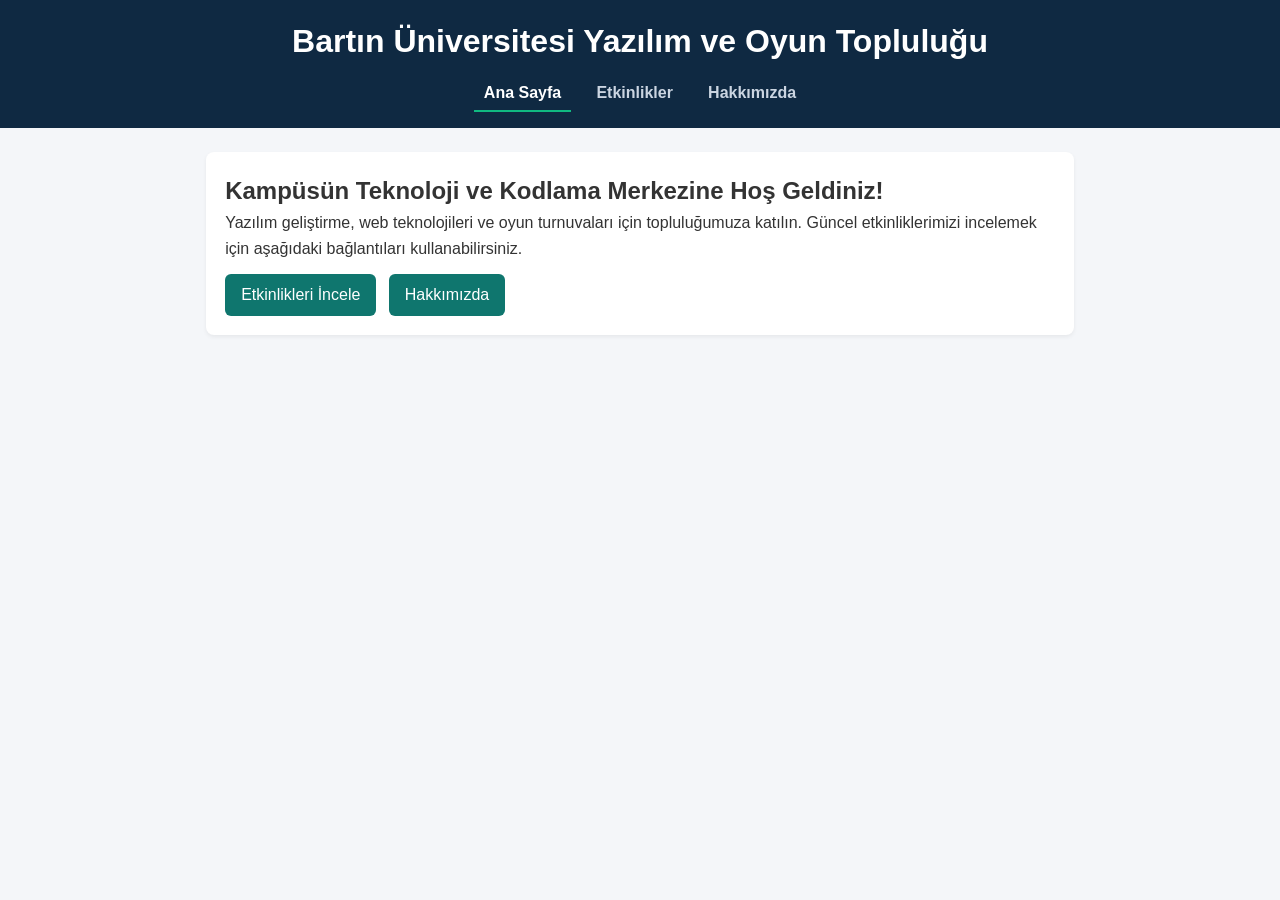
<file: index.html>
<!DOCTYPE html>
<html lang="tr">
<head>
  <meta charset="UTF-8">
  <meta name="viewport" content="width=device-width, initial-scale=1.0">
  <title>Kampüs Kulübü - Ana Sayfa</title>
  <link rel="stylesheet" href="style.css">
</head>
<body>
  <header>
    <h1>Bartın Üniversitesi Yazılım ve Oyun Topluluğu</h1>
    <nav>
      <a href="index.html" class="active">Ana Sayfa</a>
      <a href="etkinlikler.html">Etkinlikler</a>
      <a href="hakkimizda.html">Hakkımızda</a>
    </nav>
  </header>
  <main>
    <section class="hero">
      <h2>Kampüsün Teknoloji ve Kodlama Merkezine Hoş Geldiniz!</h2>
      <p>Yazılım geliştirme, web teknolojileri ve oyun turnuvaları için topluluğumuza katılın. Güncel etkinliklerimizi incelemek için aşağıdaki bağlantıları kullanabilirsiniz.</p>
      <a href="etkinlikler.html" class="btn">Etkinlikleri İncele</a>
      <a href="hakkimizda.html" class="btn">Hakkımızda</a>
    </section>
  </main>
</body>
</html>
</file>
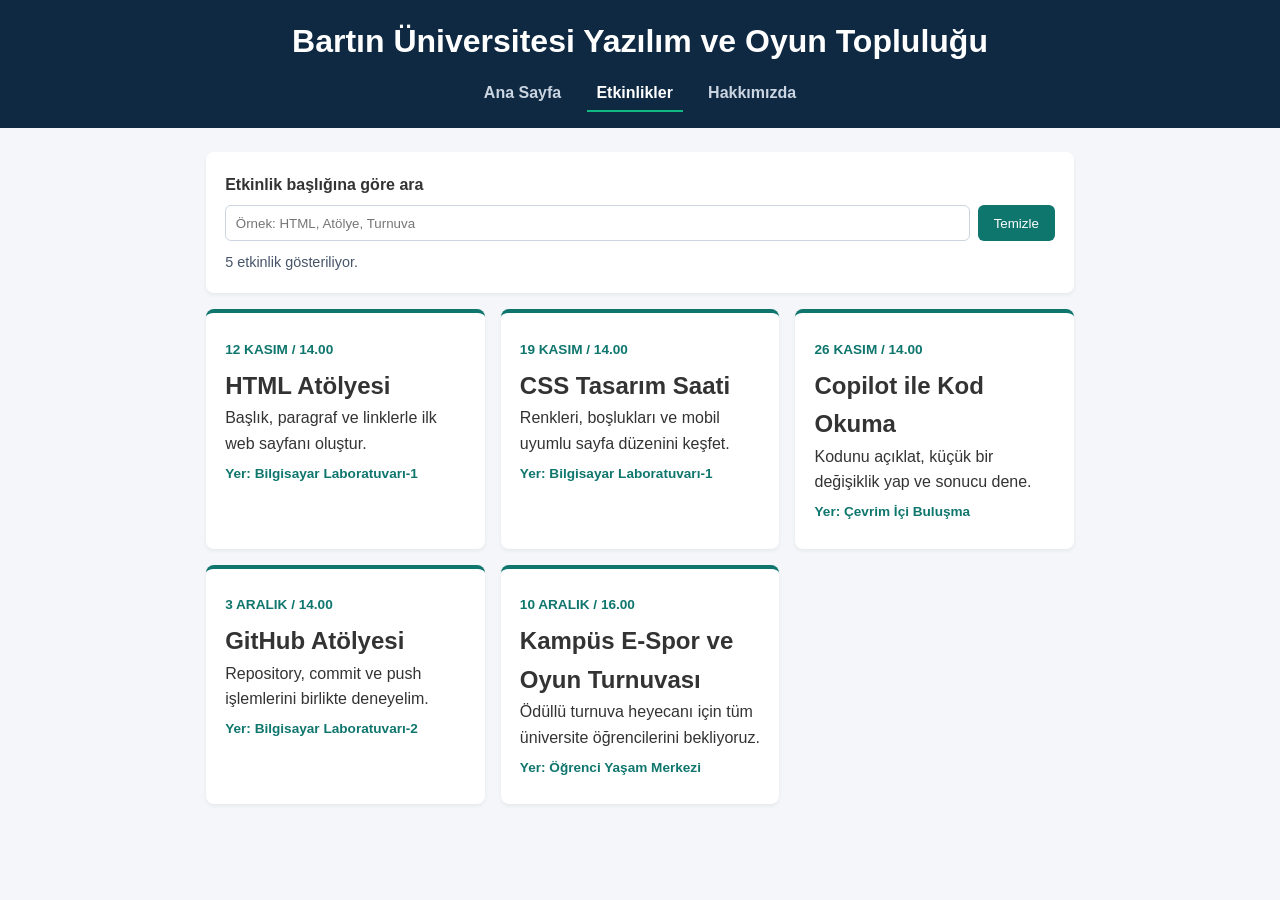
<file: etkinlikler.html>
<!DOCTYPE html>
<html lang="tr">
<head>
  <meta charset="UTF-8">
  <meta name="viewport" content="width=device-width, initial-scale=1.0">
  <title>Etkinlikler - Kampüs Kulübü</title>
  <link rel="stylesheet" href="style.css">
  <script src="script.js" defer></script>
</head>
<body>
  <header>
    <h1>Bartın Üniversitesi Yazılım ve Oyun Topluluğu</h1>
    <nav>
      <a href="index.html">Ana Sayfa</a>
      <a href="etkinlikler.html" class="active">Etkinlikler</a>
      <a href="hakkimizda.html">Hakkımızda</a>
    </nav>
  </header>
  <main>
    <section class="search-box" aria-label="Etkinlik arama">
      <label for="event-search"><strong>Etkinlik başlığına göre ara</strong></label>
      <div class="search-controls">
        <input id="event-search" type="search" placeholder="Örnek: HTML, Atölye, Turnuva" autocomplete="off">
        <button id="clear-search" type="button" class="btn-clear">Temizle</button>
      </div>
      <p id="result-count" class="counter" role="status" aria-live="polite">5 etkinlik gösteriliyor.</p>
    </section>

    <p id="empty-message" class="no-results" hidden>Aramanıza uygun etkinlik bulunamadı.</p>

    <section id="event-list" class="events-grid" aria-label="Örnek etkinlikler">
      <article class="event-card">
        <p class="event-meta">12 KASIM / 14.00</p>
        <h2>HTML Atölyesi</h2>
        <p>Başlık, paragraf ve linklerle ilk web sayfanı oluştur.</p>
        <p class="event-meta">Yer: Bilgisayar Laboratuvarı-1</p>
      </article>
      <article class="event-card">
        <p class="event-meta">19 KASIM / 14.00</p>
        <h2>CSS Tasarım Saati</h2>
        <p>Renkleri, boşlukları ve mobil uyumlu sayfa düzenini keşfet.</p>
        <p class="event-meta">Yer: Bilgisayar Laboratuvarı-1</p>
      </article>
      <article class="event-card">
        <p class="event-meta">26 KASIM / 14.00</p>
        <h2>Copilot ile Kod Okuma</h2>
        <p>Kodunu açıklat, küçük bir değişiklik yap ve sonucu dene.</p>
        <p class="event-meta">Yer: Çevrim İçi Buluşma</p>
      </article>
      <article class="event-card">
        <p class="event-meta">3 ARALIK / 14.00</p>
        <h2>GitHub Atölyesi</h2>
        <p>Repository, commit ve push işlemlerini birlikte deneyelim.</p>
        <p class="event-meta">Yer: Bilgisayar Laboratuvarı-2</p>
      </article>
      <article class="event-card">
        <p class="event-meta">10 ARALIK / 16.00</p>
        <h2>Kampüs E-Spor ve Oyun Turnuvası</h2>
        <p>Ödüllü turnuva heyecanı için tüm üniversite öğrencilerini bekliyoruz.</p>
        <p class="event-meta">Yer: Öğrenci Yaşam Merkezi</p>
      </article>
    </section>
  </main>
</body>
</html>
</file>
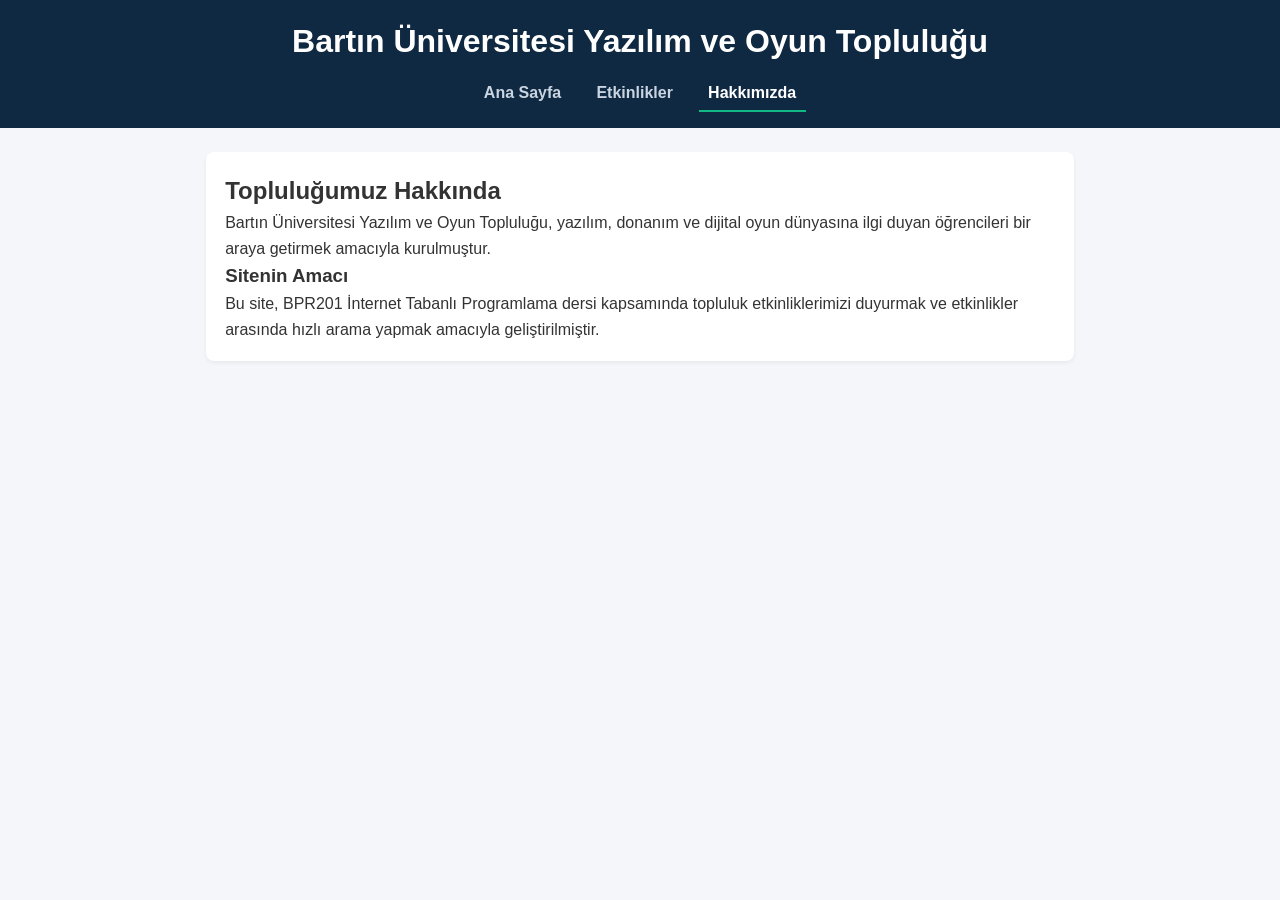
<file: hakkimizda.html>
<!DOCTYPE html>
<html lang="tr">
<head>
  <meta charset="UTF-8">
  <meta name="viewport" content="width=device-width, initial-scale=1.0">
  <title>Hakkımızda - Kampüs Kulübü</title>
  <link rel="stylesheet" href="style.css">
</head>
<body>
  <header>
    <h1>Bartın Üniversitesi Yazılım ve Oyun Topluluğu</h1>
    <nav>
      <a href="index.html">Ana Sayfa</a>
      <a href="etkinlikler.html">Etkinlikler</a>
      <a href="hakkimizda.html" class="active">Hakkımızda</a>
    </nav>
  </header>
  <main>
    <section class="about-box">
      <h2>Topluluğumuz Hakkında</h2>
      <p>Bartın Üniversitesi Yazılım ve Oyun Topluluğu, yazılım, donanım ve dijital oyun dünyasına ilgi duyan öğrencileri bir araya getirmek amacıyla kurulmuştur.</p>
      <h3>Sitenin Amacı</h3>
      <p>Bu site, BPR201 İnternet Tabanlı Programlama dersi kapsamında topluluk etkinliklerimizi duyurmak ve etkinlikler arasında hızlı arama yapmak amacıyla geliştirilmiştir.</p>
    </section>
  </main>
</body>
</html>
</file>
<file: style.css>
* { box-sizing: border-box; margin: 0; padding: 0; }
body { font-family: sans-serif; line-height: 1.6; background: #f4f6f9; color: #333; }
header { background: #0f2942; color: #fff; padding: 1rem; text-align: center; }
nav { display: flex; justify-content: center; gap: 1rem; flex-wrap: wrap; margin-top: 0.5rem; }
nav a { color: #cbd5e1; text-decoration: none; font-weight: bold; padding: 0.3rem 0.6rem; }
nav a.active, nav a:hover { color: #fff; border-bottom: 2px solid #10b981; }
main { max-width: 900px; margin: 1.5rem auto; padding: 0 1rem; }
.hero, .about-box, .search-box { background: #fff; padding: 1.2rem; border-radius: 8px; margin-bottom: 1rem; box-shadow: 0 2px 4px rgba(0,0,0,0.06); }
.btn { display: inline-block; margin-top: 0.8rem; margin-right: 0.5rem; padding: 0.5rem 1rem; background: #0f766e; color: #fff; text-decoration: none; border-radius: 6px; }
.search-controls { display: flex; gap: 0.5rem; margin-top: 0.5rem; flex-wrap: wrap; }
.search-controls input { flex: 1; min-width: 180px; padding: 0.6rem; border: 1px solid #cbd5e1; border-radius: 6px; }
.btn-clear { background: #0f766e; color: #fff; border: none; padding: 0.6rem 1rem; border-radius: 6px; cursor: pointer; }
.counter { margin-top: 0.6rem; font-size: 0.9rem; color: #475569; }
.events-grid { display: grid; grid-template-columns: repeat(auto-fit, minmax(250px, 1fr)); gap: 1rem; }
.event-card { background: #fff; padding: 1.2rem; border-radius: 8px; border-top: 4px solid #0f766e; box-shadow: 0 2px 4px rgba(0,0,0,0.06); }
.event-meta { font-size: 0.85rem; color: #0f766e; font-weight: bold; margin: 0.4rem 0; }
.no-results { background: #fef3c7; color: #92400e; padding: 1rem; border-radius: 6px; margin-bottom: 1rem; border-left: 4px solid #f59e0b; }
.no-results[hidden], .event-card[hidden] { display: none !important; }
@media (max-width: 420px) {
  .events-grid { grid-template-columns: 1fr; }
  .search-controls { flex-direction: column; }
  .search-controls input, .btn-clear { width: 100%; }
}
</file>
